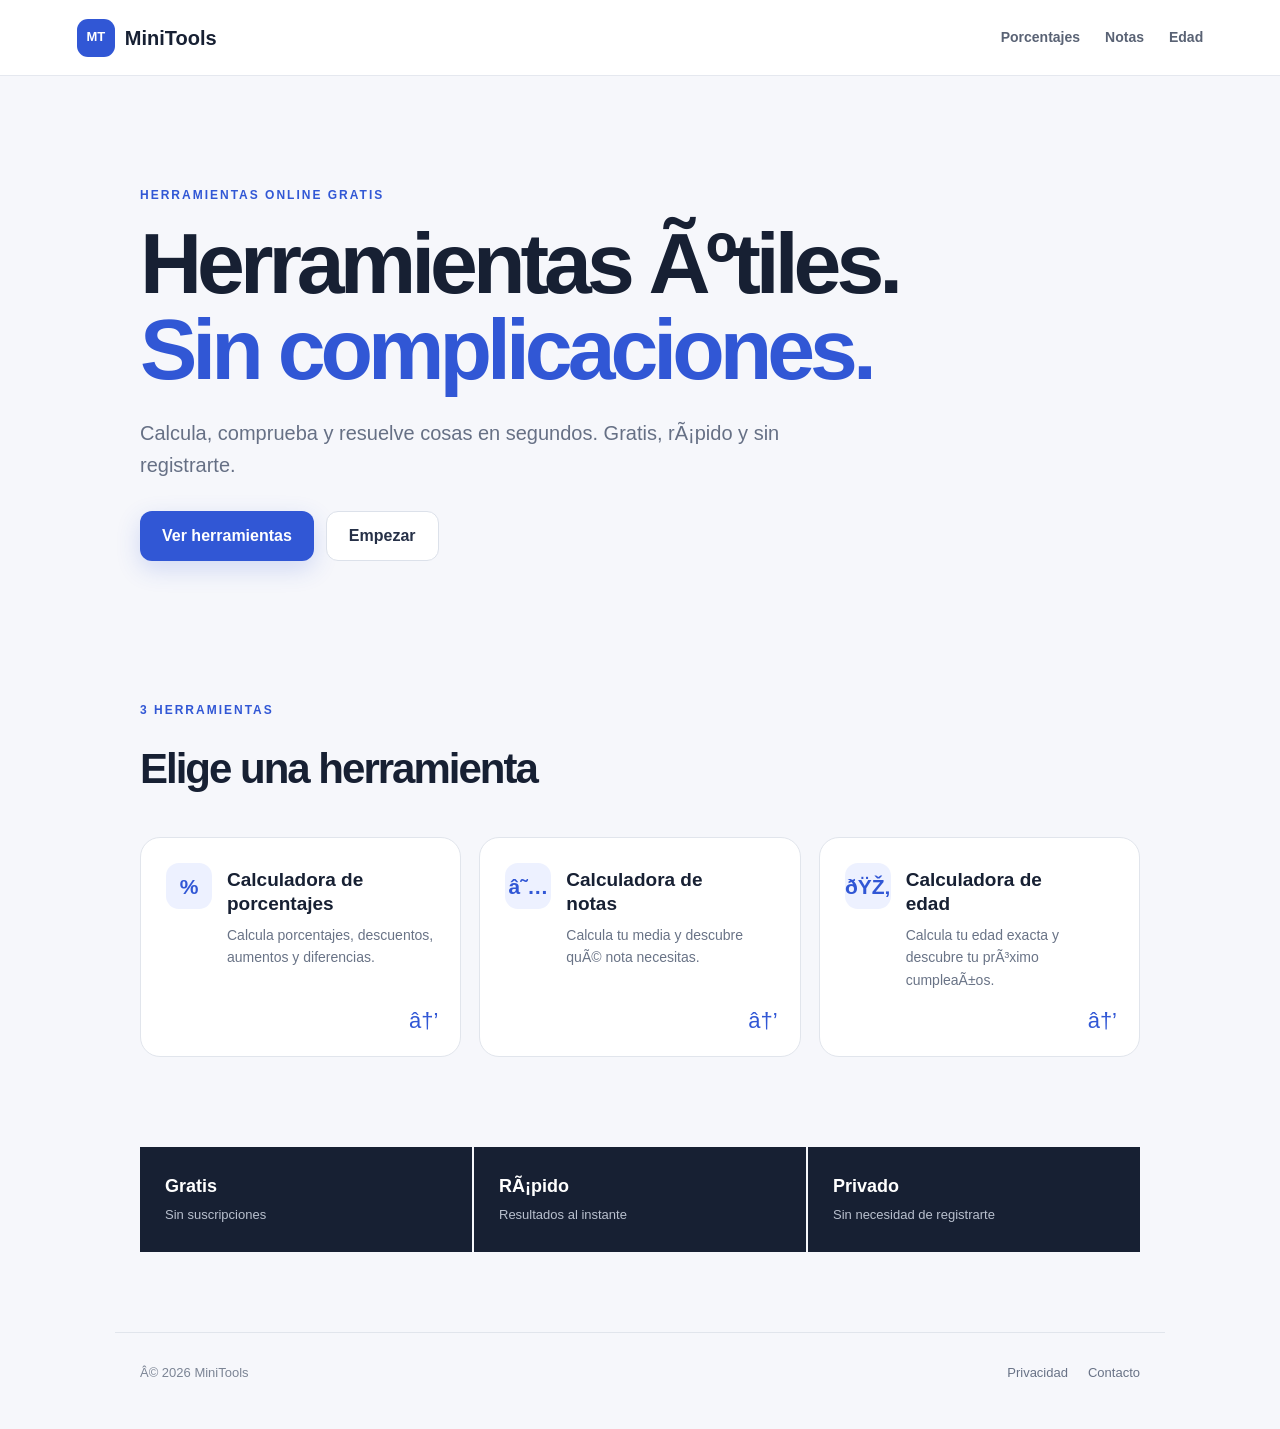
<file: index.html>
<!DOCTYPE html>
<html lang="es">
<head>
    <meta charset="UTF-8">
    <meta name="viewport" content="width=device-width, initial-scale=1.0">

    <meta name="google-site-verification" content="JaeBP0non-8gbRGyMaJodoufUDYJqKC0jdLy-8-QO5o" />

    <title>MiniTools - Herramientas online gratis</title>

    <meta name="description"
          content="Herramientas online gratuitas para calcular porcentajes, notas y edad de forma rÃ¡pida y sencilla.">

    <link rel="stylesheet" href="assets/style.css">
</head>

<body>

<header>
    <a href="index.html" class="logo">
        <span>MT</span>
        MiniTools
    </a>

    <nav>
        <a href="porcentaje.html">Porcentajes</a>
        <a href="notas.html">Notas</a>
        <a href="edad.html">Edad</a>
    </nav>
</header>

<main>

    <section class="hero">

        <div class="badge">
            HERRAMIENTAS ONLINE GRATIS
        </div>

        <h1>
            Herramientas Ãºtiles.
            <span>Sin complicaciones.</span>
        </h1>

        <p>
            Calcula, comprueba y resuelve cosas en segundos.
            Gratis, rÃ¡pido y sin registrarte.
        </p>

        <div class="buttons">
            <a href="#herramientas" class="button primary">
                Ver herramientas
            </a>

            <a href="porcentaje.html" class="button secondary">
                Empezar
            </a>
        </div>

    </section>


    <section id="herramientas" class="section">

        <div class="section-title">
            <div class="badge">
                3 HERRAMIENTAS
            </div>

            <h2>
                Elige una herramienta
            </h2>
        </div>


        <div class="tools">


            <a href="porcentaje.html" class="tool">

                <div class="tool-icon">
                    %
                </div>

                <div>
                    <h3>
                        Calculadora de porcentajes
                    </h3>

                    <p>
                        Calcula porcentajes, descuentos,
                        aumentos y diferencias.
                    </p>
                </div>

                <div class="arrow">
                    â†’
                </div>

            </a>


            <a href="notas.html" class="tool">

                <div class="tool-icon">
                    â˜…
                </div>

                <div>
                    <h3>
                        Calculadora de notas
                    </h3>

                    <p>
                        Calcula tu media y descubre
                        quÃ© nota necesitas.
                    </p>
                </div>

                <div class="arrow">
                    â†’
                </div>

            </a>


            <a href="edad.html" class="tool">

                <div class="tool-icon">
                    ðŸŽ‚
                </div>

                <div>
                    <h3>
                        Calculadora de edad
                    </h3>

                    <p>
                        Calcula tu edad exacta y
                        descubre tu prÃ³ximo cumpleaÃ±os.
                    </p>
                </div>

                <div class="arrow">
                    â†’
                </div>

            </a>


        </div>

    </section>


    <section class="advantages">

        <div>
            <strong>Gratis</strong>
            <span>Sin suscripciones</span>
        </div>

        <div>
            <strong>RÃ¡pido</strong>
            <span>Resultados al instante</span>
        </div>

        <div>
            <strong>Privado</strong>
            <span>Sin necesidad de registrarte</span>
        </div>

    </section>

</main>


<footer>

    <span>
        Â© 2026 MiniTools
    </span>

    <div>
        <a href="privacidad.html">
            Privacidad
        </a>

        <a href="contacto.html">
            Contacto
        </a>
    </div>

</footer>

</body>
</html>
</file>
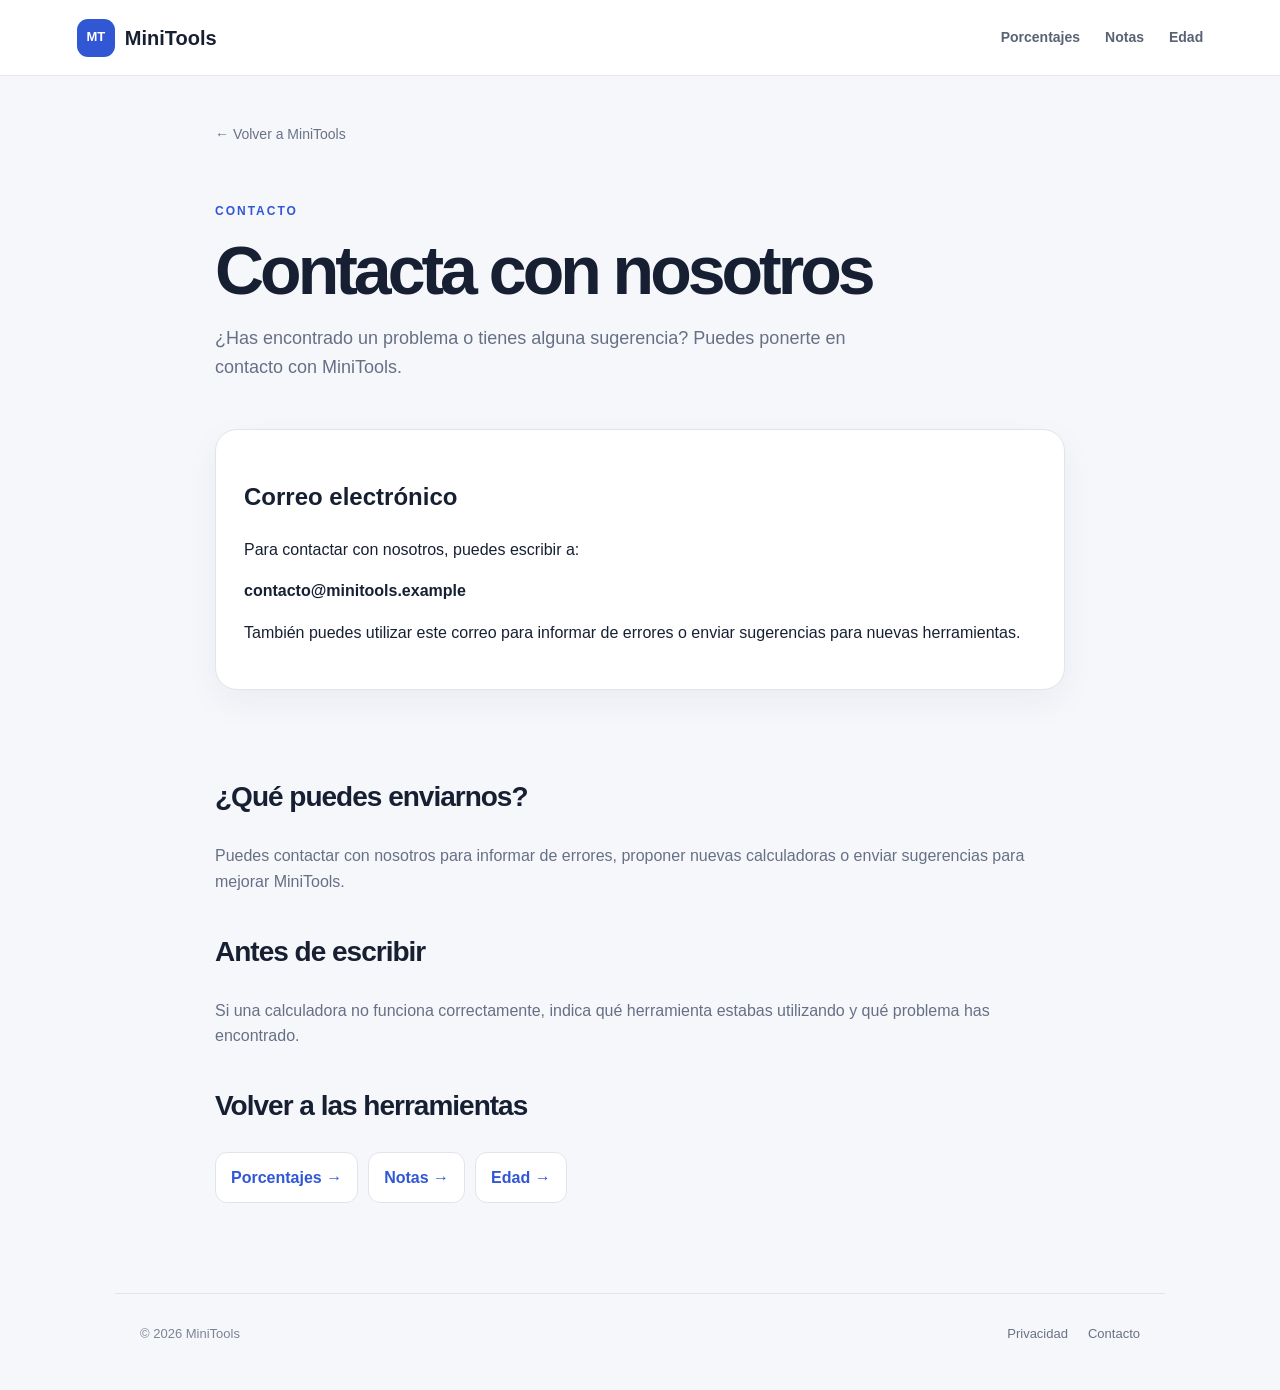
<file: contacto.html>
<!DOCTYPE html>
<html lang="es">

<head>

<meta charset="UTF-8">

<meta name="viewport"
      content="width=device-width, initial-scale=1.0">

<title>Contacto | MiniTools</title>

<meta name="description"
content="Contacta con MiniTools para enviar preguntas, sugerencias o informar de problemas.">

<link rel="stylesheet"
      href="assets/style.css">

</head>


<body>


<header>

<a href="index.html" class="logo">
<span>MT</span>
MiniTools
</a>

<nav>

<a href="porcentaje.html">
Porcentajes
</a>

<a href="notas.html">
Notas
</a>

<a href="edad.html">
Edad
</a>

</nav>

</header>



<main class="tool-page">


<a href="index.html" class="back">
← Volver a MiniTools
</a>


<section class="tool-hero">

<div class="badge">
CONTACTO
</div>

<h1>
Contacta con nosotros
</h1>

<p>
¿Has encontrado un problema o tienes alguna sugerencia?
Puedes ponerte en contacto con MiniTools.
</p>

</section>



<section class="calculator">


<h2>
Correo electrónico
</h2>

<p>
Para contactar con nosotros, puedes escribir a:
</p>

<p>
<strong>
contacto@minitools.example
</strong>
</p>


<p>
También puedes utilizar este correo para informar
de errores o enviar sugerencias para nuevas
herramientas.
</p>


</section>



<section class="content">


<h2>
¿Qué puedes enviarnos?
</h2>

<p>
Puedes contactar con nosotros para informar de errores,
proponer nuevas calculadoras o enviar sugerencias para
mejorar MiniTools.
</p>


<h2>
Antes de escribir
</h2>

<p>
Si una calculadora no funciona correctamente, indica
qué herramienta estabas utilizando y qué problema
has encontrado.
</p>


<h2>
Volver a las herramientas
</h2>


<div class="links">

<a href="porcentaje.html">
Porcentajes →
</a>

<a href="notas.html">
Notas →
</a>

<a href="edad.html">
Edad →
</a>

</div>


</section>


</main>



<footer>

<span>
© 2026 MiniTools
</span>

<div>

<a href="privacidad.html">
Privacidad
</a>

<a href="contacto.html">
Contacto
</a>

</div>

</footer>


</body>

</html>
</file>
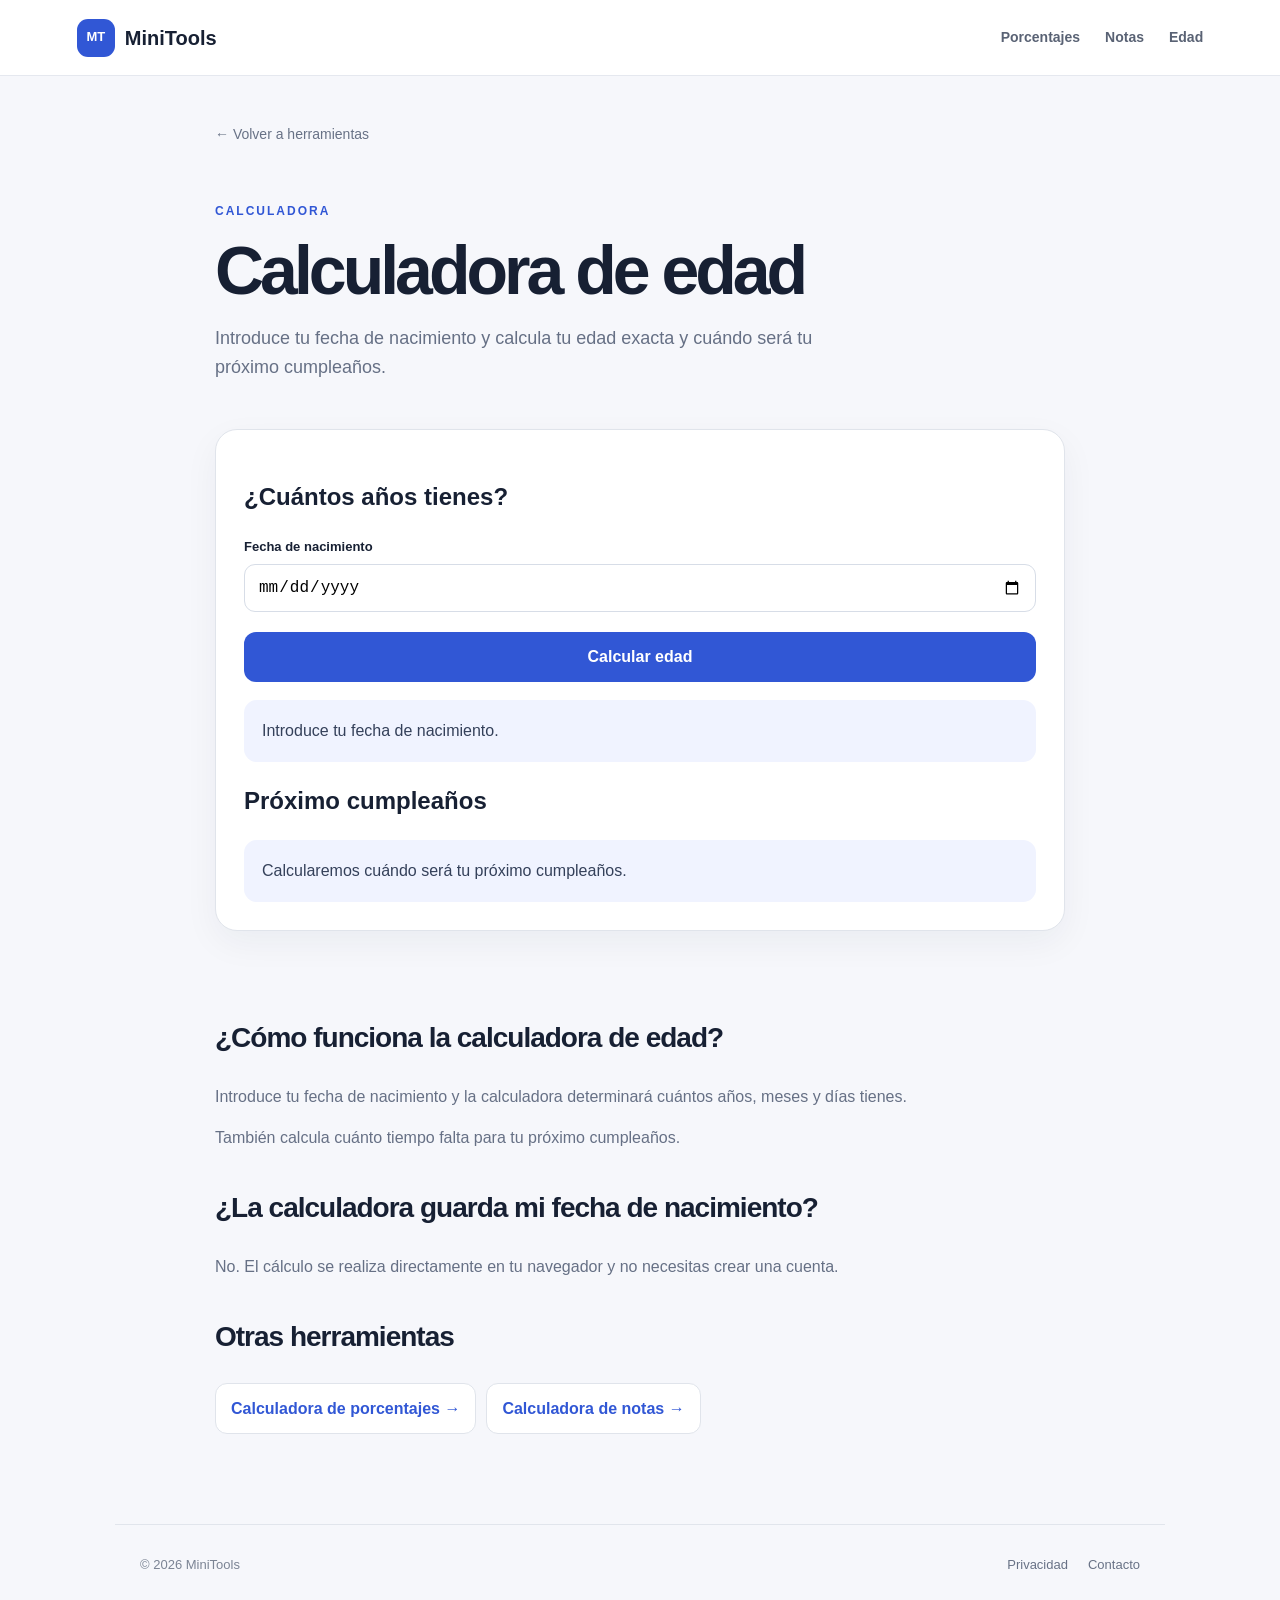
<file: edad.html>
<!DOCTYPE html>
<html lang="es">

<head>

<meta charset="UTF-8">

<meta name="viewport"
      content="width=device-width, initial-scale=1.0">

<title>Calculadora de edad exacta online | MiniTools</title>

<meta name="description"
content="Calcula tu edad exacta en años, meses y días y descubre cuánto falta para tu próximo cumpleaños.">

<link rel="stylesheet"
      href="assets/style.css">

</head>


<body>


<header>

<a href="index.html" class="logo">
<span>MT</span>
MiniTools
</a>

<nav>

<a href="porcentaje.html">
Porcentajes
</a>

<a href="notas.html">
Notas
</a>

<a href="edad.html">
Edad
</a>

</nav>

</header>



<main class="tool-page">


<a href="index.html" class="back">
← Volver a herramientas
</a>


<section class="tool-hero">

<div class="badge">
CALCULADORA
</div>

<h1>
Calculadora de edad
</h1>

<p>
Introduce tu fecha de nacimiento y calcula tu edad
exacta y cuándo será tu próximo cumpleaños.
</p>

</section>



<section class="calculator">


<h2>
¿Cuántos años tienes?
</h2>


<label>
Fecha de nacimiento
</label>

<input
id="fechaNacimiento"
type="date"
>


<button
class="calc-button"
onclick="calcularEdad()"
>

Calcular edad

</button>


<div
class="result"
id="resultadoEdad"
>

Introduce tu fecha de nacimiento.

</div>


<h2>
Próximo cumpleaños
</h2>


<div
class="result"
id="resultadoCumple"
>

Calcularemos cuándo será tu próximo cumpleaños.

</div>


</section>



<section class="content">


<h2>
¿Cómo funciona la calculadora de edad?
</h2>

<p>
Introduce tu fecha de nacimiento y la calculadora
determinará cuántos años, meses y días tienes.
</p>

<p>
También calcula cuánto tiempo falta para tu
próximo cumpleaños.
</p>


<h2>
¿La calculadora guarda mi fecha de nacimiento?</h2>

<p>
No. El cálculo se realiza directamente en tu
navegador y no necesitas crear una cuenta.
</p>


<h2>
Otras herramientas
</h2>


<div class="links">

<a href="porcentaje.html">
Calculadora de porcentajes →
</a>

<a href="notas.html">
Calculadora de notas →
</a>

</div>


</section>


</main>



<footer>

<span>
© 2026 MiniTools
</span>

<div>

<a href="privacidad.html">
Privacidad
</a>

<a href="contacto.html">
Contacto
</a>

</div>

</footer>



<script>


function calcularEdad() {


let fechaTexto =
document.getElementById("fechaNacimiento").value;


if (!fechaTexto) {

document.getElementById("resultadoEdad")
.innerHTML =
"Selecciona tu fecha de nacimiento.";

document.getElementById("resultadoCumple")
.innerHTML =
"Selecciona tu fecha de nacimiento.";

return;

}


let nacimiento =
new Date(fechaTexto + "T00:00:00");


let hoy =
new Date();


if (nacimiento > hoy) {

document.getElementById("resultadoEdad")
.innerHTML =
"La fecha de nacimiento no puede estar en el futuro.";

return;

}


let años =
hoy.getFullYear() -
nacimiento.getFullYear();


let meses =
hoy.getMonth() -
nacimiento.getMonth();


let dias =
hoy.getDate() -
nacimiento.getDate();


if (dias < 0) {

meses--;

let diasMesAnterior =
new Date(
hoy.getFullYear(),
hoy.getMonth(),
0
).getDate();

dias += diasMesAnterior;

}


if (meses < 0) {

años--;

meses += 12;

}


document.getElementById("resultadoEdad")
.innerHTML =

"Tienes <strong>" +
años +
" años, " +
meses +
" meses y " +
dias +
" días</strong>.";



let proximoCumple =
new Date(
hoy.getFullYear(),
nacimiento.getMonth(),
nacimiento.getDate()
);


if (proximoCumple <= hoy) {

proximoCumple =
new Date(
hoy.getFullYear() + 1,
nacimiento.getMonth(),
nacimiento.getDate()
);

}


let diferencia =
proximoCumple - hoy;


let diasRestantes =
Math.ceil(
diferencia /
(1000 * 60 * 60 * 24)
);


document.getElementById("resultadoCumple")
.innerHTML =

"Faltan aproximadamente <strong>" +
diasRestantes +
" días</strong> para tu próximo cumpleaños.";


}


</script>


</body>

</html>
</file>
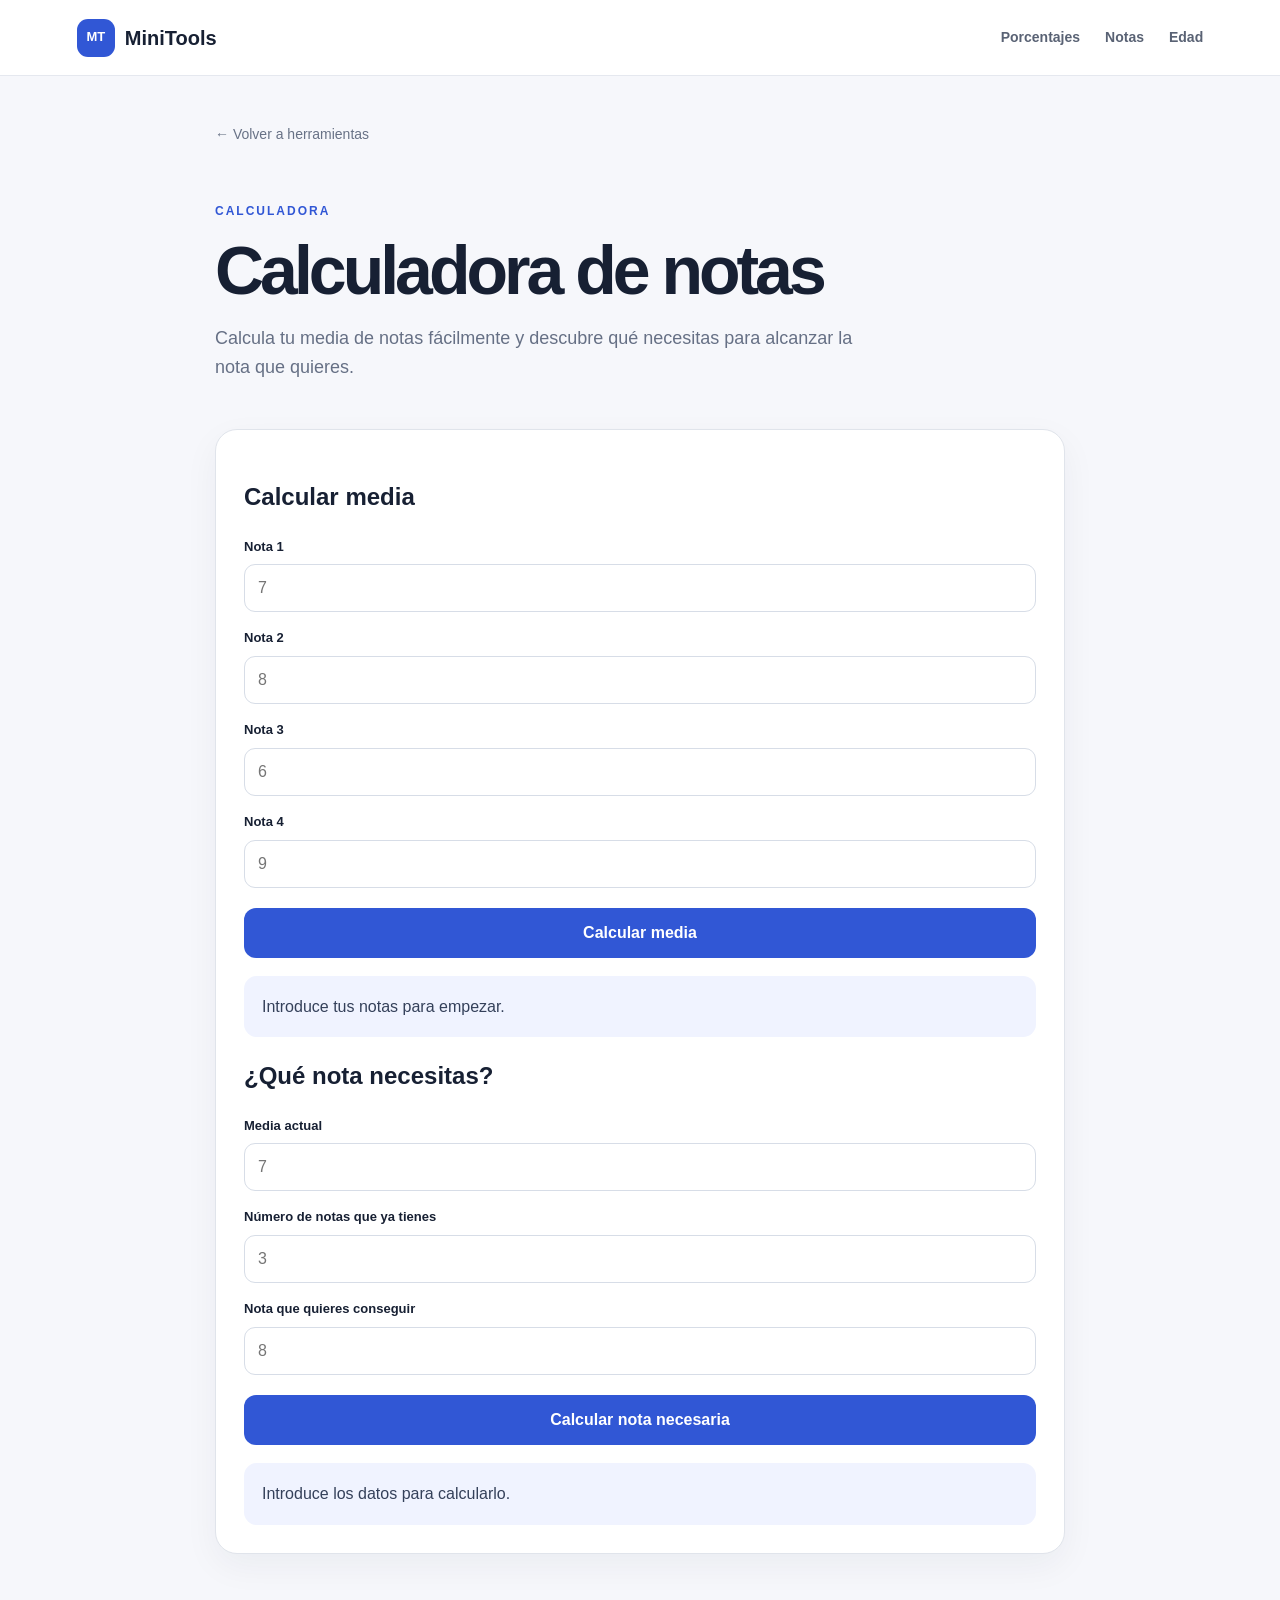
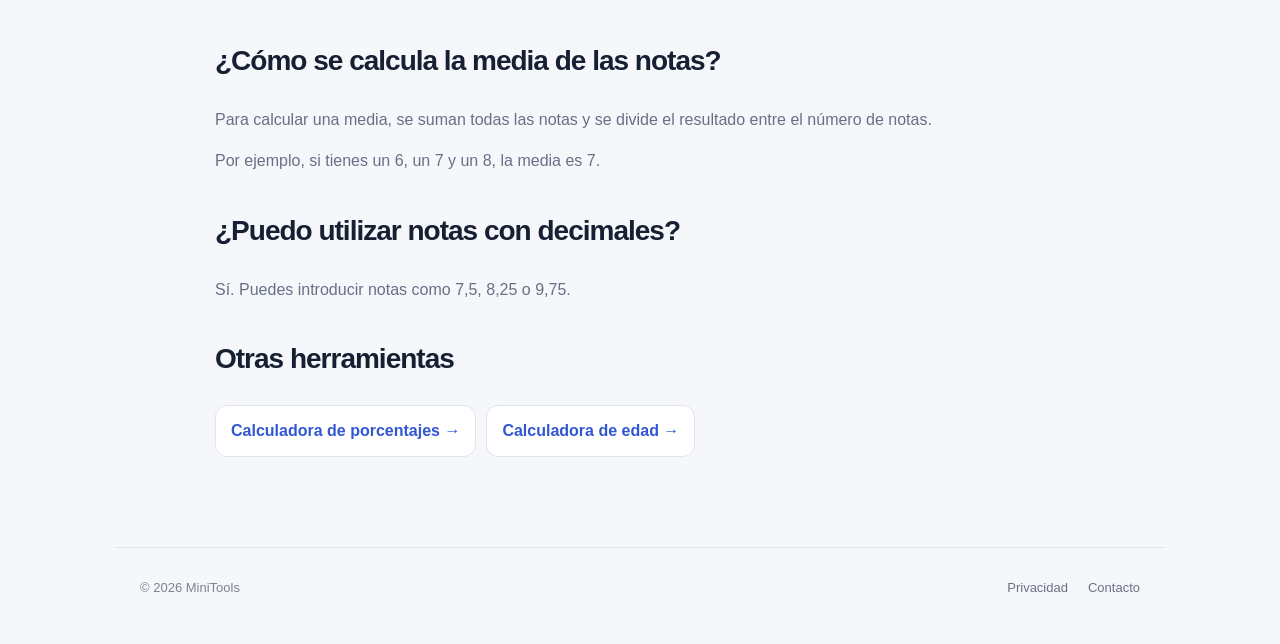
<file: notas.html>
<!DOCTYPE html>
<html lang="es">

<head>

<meta charset="UTF-8">

<meta name="viewport"
      content="width=device-width, initial-scale=1.0">

<title>Calculadora de notas y media online | MiniTools</title>

<meta name="description"
content="Calcula tu media de notas y descubre qué nota necesitas para conseguir la media que quieres.">

<link rel="stylesheet"
      href="assets/style.css">

</head>


<body>


<header>

<a href="index.html" class="logo">
<span>MT</span>
MiniTools
</a>

<nav>

<a href="porcentaje.html">
Porcentajes
</a>

<a href="notas.html">
Notas
</a>

<a href="edad.html">
Edad
</a>

</nav>

</header>



<main class="tool-page">


<a href="index.html" class="back">
← Volver a herramientas
</a>


<section class="tool-hero">

<div class="badge">
CALCULADORA
</div>

<h1>
Calculadora de notas
</h1>

<p>
Calcula tu media de notas fácilmente y descubre
qué necesitas para alcanzar la nota que quieres.
</p>

</section>



<section class="calculator">


<h2>
Calcular media
</h2>


<label>
Nota 1
</label>

<input
id="nota1"
type="number"
step="0.01"
min="0"
max="10"
placeholder="7"
>


<label>
Nota 2
</label>

<input
id="nota2"
type="number"
step="0.01"
min="0"
max="10"
placeholder="8"
>


<label>
Nota 3
</label>

<input
id="nota3"
type="number"
step="0.01"
min="0"
max="10"
placeholder="6"
>


<label>
Nota 4
</label>

<input
id="nota4"
type="number"
step="0.01"
min="0"
max="10"
placeholder="9"
>


<button
class="calc-button"
onclick="calcularMedia()"
>

Calcular media

</button>


<div
class="result"
id="resultadoMedia"
>

Introduce tus notas para empezar.

</div>



<h2>
¿Qué nota necesitas?
</h2>


<label>
Media actual
</label>

<input
id="mediaActual"
type="number"
step="0.01"
min="0"
max="10"
placeholder="7"
>


<label>
Número de notas que ya tienes
</label>

<input
id="numeroNotas"
type="number"
min="1"
placeholder="3"
>


<label>
Nota que quieres conseguir
</label>

<input
id="mediaObjetivo"
type="number"
step="0.01"
min="0"
max="10"
placeholder="8"
>


<button
class="calc-button"
onclick="calcularNecesaria()"
>

Calcular nota necesaria

</button>


<div
class="result"
id="resultadoNecesaria"
>

Introduce los datos para calcularlo.

</div>


</section>



<section class="content">


<h2>
¿Cómo se calcula la media de las notas?
</h2>

<p>
Para calcular una media, se suman todas las notas
y se divide el resultado entre el número de notas.
</p>

<p>
Por ejemplo, si tienes un 6, un 7 y un 8,
la media es 7.
</p>


<h2>
¿Puedo utilizar notas con decimales?
</h2>

<p>
Sí. Puedes introducir notas como 7,5,
8,25 o 9,75.
</p>


<h2>
Otras herramientas
</h2>


<div class="links">

<a href="porcentaje.html">
Calculadora de porcentajes →
</a>

<a href="edad.html">
Calculadora de edad →
</a>

</div>


</section>


</main>



<footer>

<span>
© 2026 MiniTools
</span>

<div>

<a href="privacidad.html">
Privacidad
</a>

<a href="contacto.html">
Contacto
</a>

</div>

</footer>



<script>


function calcularMedia() {

let notas = [

Number(document.getElementById("nota1").value),
Number(document.getElementById("nota2").value),
Number(document.getElementById("nota3").value),
Number(document.getElementById("nota4").value)

];


let notasIntroducidas =
notas.filter(nota => Number.isFinite(nota));


if (notasIntroducidas.length === 0) {

document.getElementById("resultadoMedia")
.innerHTML =
"Introduce al menos una nota válida.";

return;

}


if (notasIntroducidas.some(nota => nota < 0 || nota > 10)) {

document.getElementById("resultadoMedia")
.innerHTML =
"Las notas deben estar entre 0 y 10.";

return;

}


let suma =
notasIntroducidas.reduce(
(total, nota) => total + nota,
0
);


let media =
suma / notasIntroducidas.length;


document.getElementById("resultadoMedia")
.innerHTML =

"Tu media es: <strong>" +
media.toFixed(2) +
"</strong>";

}



function calcularNecesaria() {


let mediaActual =
Number(document.getElementById("mediaActual").value);


let numeroNotas =
Number(document.getElementById("numeroNotas").value);


let mediaObjetivo =
Number(document.getElementById("mediaObjetivo").value);


if (
!Number.isFinite(mediaActual) ||
!Number.isFinite(numeroNotas) ||
!Number.isFinite(mediaObjetivo)
) {

document.getElementById("resultadoNecesaria")
.innerHTML =
"Introduce todos los datos.";

return;

}


if (
mediaActual < 0 ||
mediaActual > 10 ||
mediaObjetivo < 0 ||
mediaObjetivo > 10 ||
numeroNotas <= 0
) {

document.getElementById("resultadoNecesaria")
.innerHTML =
"Introduce valores válidos.";

return;

}


let notaNecesaria =
(mediaObjetivo * (numeroNotas + 1)) -
(mediaActual * numeroNotas);


if (notaNecesaria <= 0) {

document.getElementById("resultadoNecesaria")
.innerHTML =

"Ya tienes suficiente media para alcanzar " +
"<strong>" +
mediaObjetivo +
"</strong>.";

return;

}


if (notaNecesaria > 10) {

document.getElementById("resultadoNecesaria")
.innerHTML =

"Necesitarías un <strong>" +
notaNecesaria.toFixed(2) +
"</strong>. " +
"No es posible conseguir esa media con una sola nota si la máxima es 10.";

return;

}


document.getElementById("resultadoNecesaria")
.innerHTML =

"Necesitas sacar aproximadamente un <strong>" +
notaNecesaria.toFixed(2) +
"</strong> en la siguiente nota.";

}


</script>


</body>

</html>
</file>
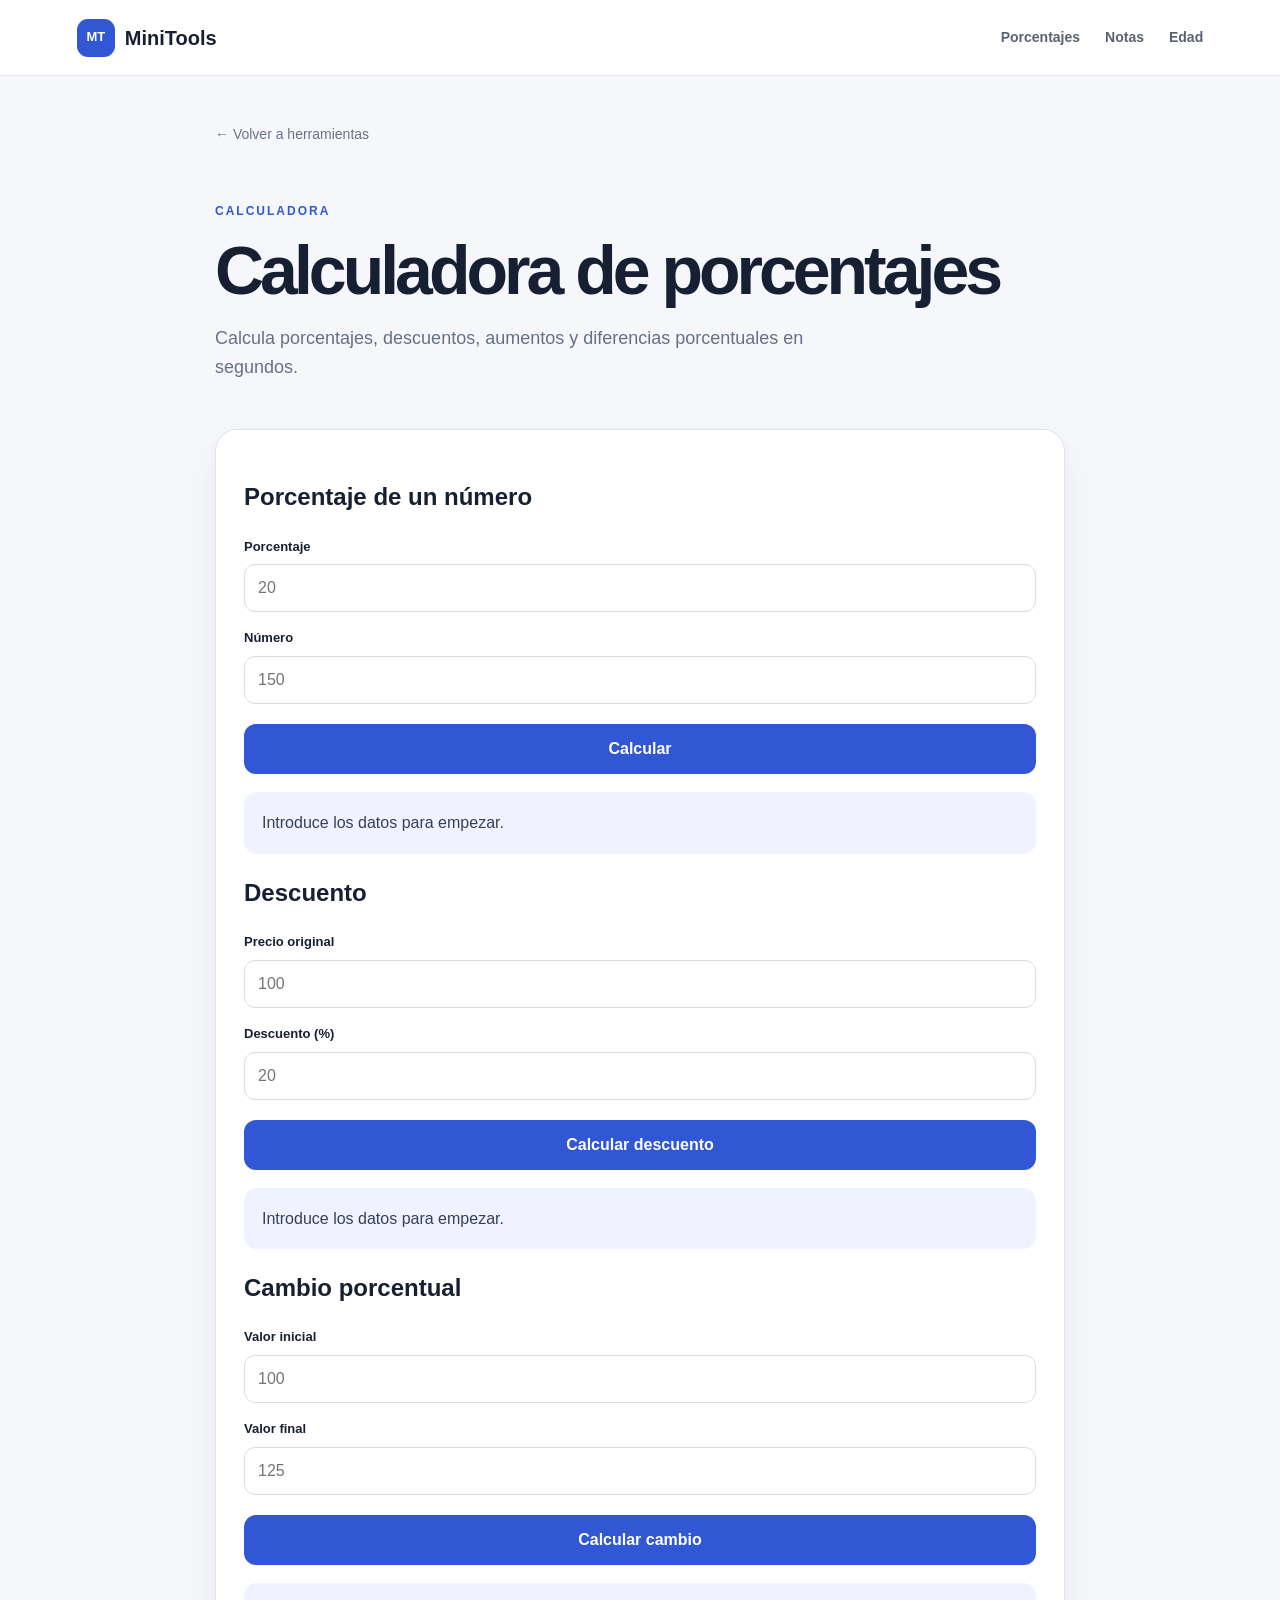
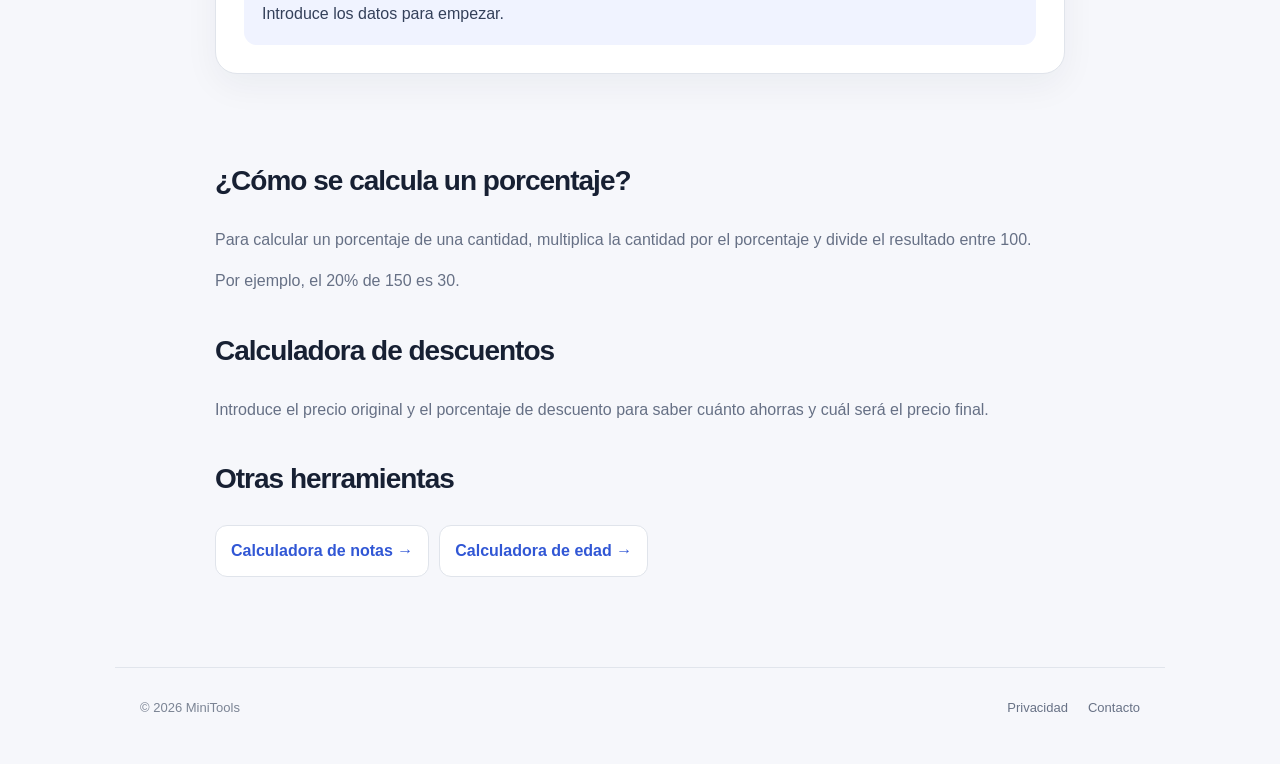
<file: porcentaje.html>
<!DOCTYPE html>
<html lang="es">

<head>

<meta charset="UTF-8">

<meta name="viewport"
      content="width=device-width, initial-scale=1.0">

<title>Calculadora de porcentajes online gratis | MiniTools</title>

<meta name="description"
content="Calcula porcentajes, descuentos, aumentos y cambios porcentuales de forma rápida y gratuita.">

<link rel="stylesheet"
      href="assets/style.css">

</head>


<body>


<header>

<a href="index.html" class="logo">
<span>MT</span>
MiniTools
</a>

<nav>

<a href="porcentaje.html">
Porcentajes
</a>

<a href="notas.html">
Notas
</a>

<a href="edad.html">
Edad
</a>

</nav>

</header>



<main class="tool-page">


<a href="index.html" class="back">
← Volver a herramientas
</a>


<section class="tool-hero">

<div class="badge">
CALCULADORA
</div>

<h1>
Calculadora de porcentajes
</h1>

<p>
Calcula porcentajes, descuentos,
aumentos y diferencias porcentuales
en segundos.
</p>

</section>



<section class="calculator">


<h2>
Porcentaje de un número
</h2>


<label>
Porcentaje
</label>

<input
id="porcentaje"
type="number"
placeholder="20"
>


<label>
Número
</label>

<input
id="numero"
type="number"
placeholder="150"
>


<button
class="calc-button"
onclick="calcularPorcentaje()"
>

Calcular

</button>


<div
class="result"
id="resultadoPorcentaje"
>

Introduce los datos para empezar.

</div>



<h2>
Descuento
</h2>


<label>
Precio original
</label>

<input
id="precio"
type="number"
placeholder="100"
>


<label>
Descuento (%)
</label>

<input
id="descuento"
type="number"
placeholder="20"
>


<button
class="calc-button"
onclick="calcularDescuento()"
>

Calcular descuento

</button>


<div
class="result"
id="resultadoDescuento"
>

Introduce los datos para empezar.

</div>



<h2>
Cambio porcentual
</h2>


<label>
Valor inicial
</label>

<input
id="valorInicial"
type="number"
placeholder="100"
>


<label>
Valor final
</label>

<input
id="valorFinal"
type="number"
placeholder="125"
>


<button
class="calc-button"
onclick="calcularCambio()"
>

Calcular cambio

</button>


<div
class="result"
id="resultadoCambio"
>

Introduce los datos para empezar.

</div>


</section>



<section class="content">

<h2>
¿Cómo se calcula un porcentaje?
</h2>

<p>
Para calcular un porcentaje de una cantidad,
multiplica la cantidad por el porcentaje
y divide el resultado entre 100.
</p>

<p>
Por ejemplo, el 20% de 150 es 30.
</p>


<h2>
Calculadora de descuentos
</h2>

<p>
Introduce el precio original y el porcentaje
de descuento para saber cuánto ahorras y
cuál será el precio final.
</p>


<h2>
Otras herramientas
</h2>

<div class="links">

<a href="notas.html">
Calculadora de notas →
</a>

<a href="edad.html">
Calculadora de edad →
</a>

</div>

</section>


</main>



<footer>

<span>
© 2026 MiniTools
</span>

<div>

<a href="privacidad.html">
Privacidad
</a>

<a href="contacto.html">
Contacto
</a>

</div>

</footer>



<script>


function calcularPorcentaje() {

let porcentaje =
Number(document.getElementById("porcentaje").value);

let numero =
Number(document.getElementById("numero").value);


if (!Number.isFinite(porcentaje) ||
    !Number.isFinite(numero)) {

document.getElementById("resultadoPorcentaje")
.innerHTML =
"Introduce dos números válidos.";

return;

}


let resultado =
numero * porcentaje / 100;


document.getElementById("resultadoPorcentaje")
.innerHTML =

"<strong>" +
porcentaje +
"% de " +
numero +
" = " +
resultado +
"</strong>";

}



function calcularDescuento() {

let precio =
Number(document.getElementById("precio").value);

let descuento =
Number(document.getElementById("descuento").value);


if (!Number.isFinite(precio) ||
    !Number.isFinite(descuento)) {

document.getElementById("resultadoDescuento")
.innerHTML =
"Introduce dos números válidos.";

return;

}


let ahorro =
precio * descuento / 100;

let final =
precio - ahorro;


document.getElementById("resultadoDescuento")
.innerHTML =

"Ahorro: <strong>" +
ahorro.toFixed(2) +
"</strong><br><br>" +

"Precio final: <strong>" +
final.toFixed(2) +
"</strong>";

}



function calcularCambio() {

let inicial =
Number(document.getElementById("valorInicial").value);

let final =
Number(document.getElementById("valorFinal").value);


if (!Number.isFinite(inicial) ||
    !Number.isFinite(final) ||
    inicial === 0) {

document.getElementById("resultadoCambio")
.innerHTML =
"Introduce valores válidos.";

return;

}


let cambio =
((final - inicial) / inicial) * 100;


let signo =
cambio >= 0 ? "+" : "";


document.getElementById("resultadoCambio")
.innerHTML =

"El cambio es: <strong>" +
signo +
cambio.toFixed(2) +
"%</strong>";

}


</script>


</body>

</html>
</file>
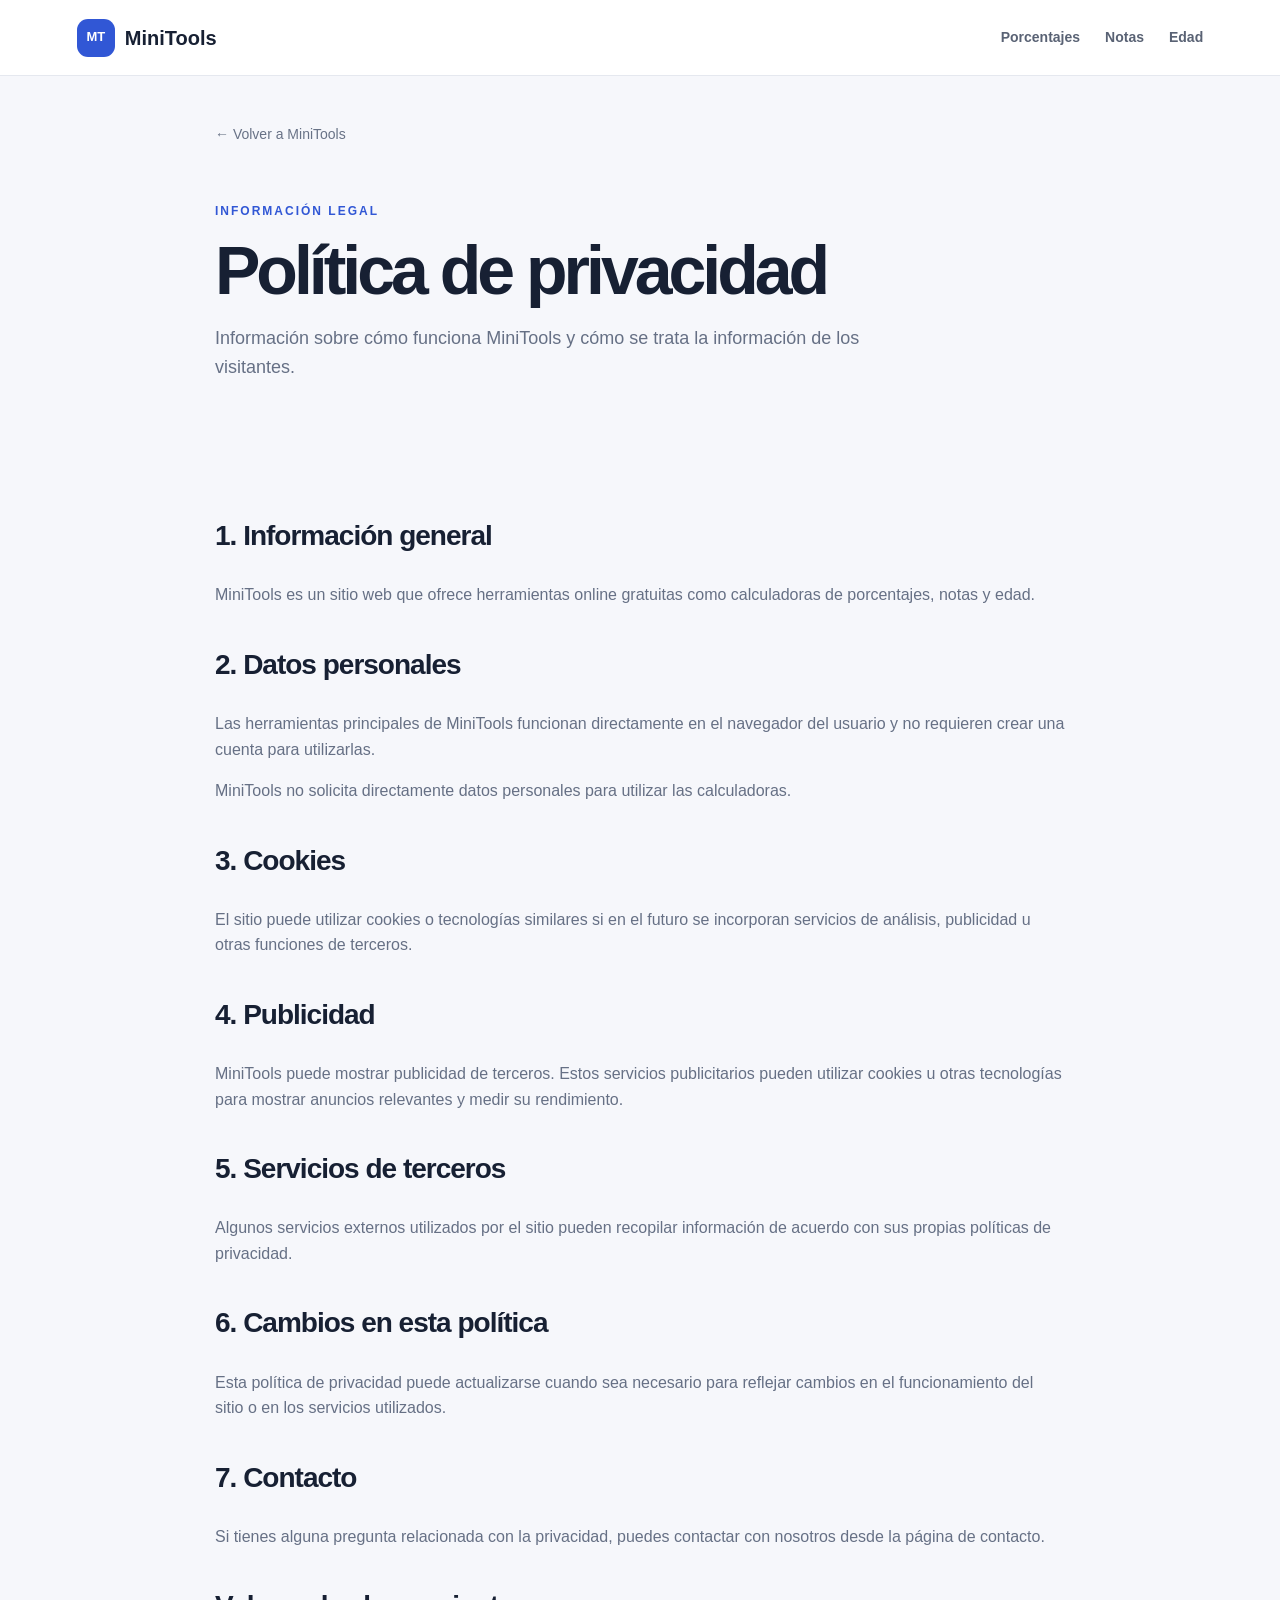
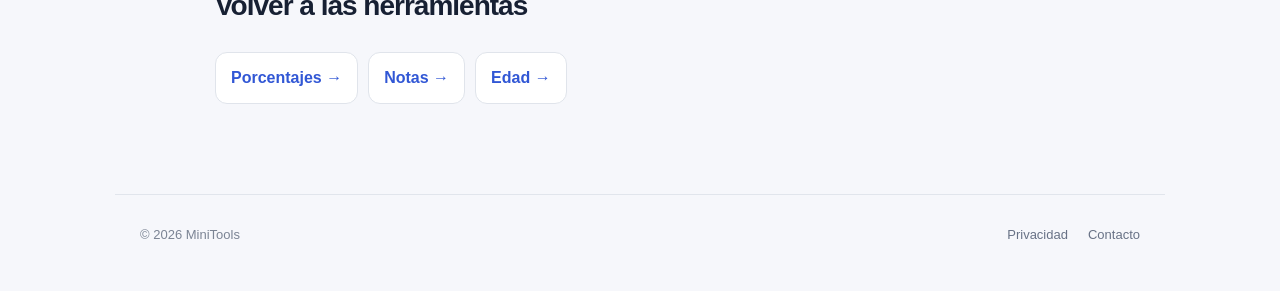
<file: privacidad.html>
<!DOCTYPE html>
<html lang="es">

<head>

<meta charset="UTF-8">

<meta name="viewport"
      content="width=device-width, initial-scale=1.0">

<title>Política de privacidad | MiniTools</title>

<meta name="description"
content="Información sobre privacidad y tratamiento de datos en MiniTools.">

<link rel="stylesheet"
      href="assets/style.css">

</head>


<body>


<header>

<a href="index.html" class="logo">
<span>MT</span>
MiniTools
</a>

<nav>

<a href="porcentaje.html">
Porcentajes
</a>

<a href="notas.html">
Notas
</a>

<a href="edad.html">
Edad
</a>

</nav>

</header>



<main class="tool-page">


<a href="index.html" class="back">
← Volver a MiniTools
</a>


<section class="tool-hero">

<div class="badge">
INFORMACIÓN LEGAL
</div>

<h1>
Política de privacidad
</h1>

<p>
Información sobre cómo funciona MiniTools
y cómo se trata la información de los visitantes.
</p>

</section>



<section class="content">


<h2>
1. Información general
</h2>

<p>
MiniTools es un sitio web que ofrece herramientas
online gratuitas como calculadoras de porcentajes,
notas y edad.
</p>


<h2>
2. Datos personales
</h2>

<p>
Las herramientas principales de MiniTools funcionan
directamente en el navegador del usuario y no requieren
crear una cuenta para utilizarlas.
</p>

<p>
MiniTools no solicita directamente datos personales
para utilizar las calculadoras.
</p>


<h2>
3. Cookies
</h2>

<p>
El sitio puede utilizar cookies o tecnologías similares
si en el futuro se incorporan servicios de análisis,
publicidad u otras funciones de terceros.
</p>


<h2>
4. Publicidad
</h2>

<p>
MiniTools puede mostrar publicidad de terceros.
Estos servicios publicitarios pueden utilizar cookies
u otras tecnologías para mostrar anuncios relevantes
y medir su rendimiento.
</p>


<h2>
5. Servicios de terceros
</h2>

<p>
Algunos servicios externos utilizados por el sitio
pueden recopilar información de acuerdo con sus
propias políticas de privacidad.
</p>


<h2>
6. Cambios en esta política
</h2>

<p>
Esta política de privacidad puede actualizarse cuando
sea necesario para reflejar cambios en el funcionamiento
del sitio o en los servicios utilizados.
</p>


<h2>
7. Contacto
</h2>

<p>
Si tienes alguna pregunta relacionada con la privacidad,
puedes contactar con nosotros desde la página de contacto.
</p>


<h2>
Volver a las herramientas
</h2>

<div class="links">

<a href="porcentaje.html">
Porcentajes →
</a>

<a href="notas.html">
Notas →
</a>

<a href="edad.html">
Edad →
</a>

</div>


</section>


</main>



<footer>

<span>
© 2026 MiniTools
</span>

<div>

<a href="privacidad.html">
Privacidad
</a>

<a href="contacto.html">
Contacto
</a>

</div>

</footer>


</body>

</html>
</file>
<file: assets/style.css>
* {
    box-sizing: border-box;
}

html {
    scroll-behavior: smooth;
}

body {
    margin: 0;
    background: #f6f7fb;
    color: #172033;
    font-family: Arial, Helvetica, sans-serif;
    line-height: 1.6;
}


/* HEADER */

header {
    height: 76px;
    display: flex;
    align-items: center;
    justify-content: space-between;

    padding: 0 6%;

    background: white;

    border-bottom: 1px solid #e5e8ef;

    position: sticky;
    top: 0;

    z-index: 10;
}


.logo {
    display: flex;
    align-items: center;

    gap: 10px;

    color: #172033;

    text-decoration: none;

    font-size: 20px;

    font-weight: 800;
}


.logo span {
    display: grid;
    place-items: center;

    width: 38px;
    height: 38px;

    border-radius: 11px;

    background: #3157d5;

    color: white;

    font-size: 13px;
}


nav {
    display: flex;

    gap: 25px;
}


nav a {
    color: #596274;

    text-decoration: none;

    font-size: 14px;

    font-weight: 600;
}


nav a:hover {
    color: #3157d5;
}


/* HERO */

.hero {
    max-width: 1050px;

    margin: auto;

    padding: 110px 25px 90px;
}


.badge {
    color: #3157d5;

    font-size: 12px;

    font-weight: 800;

    letter-spacing: 2px;

    margin-bottom: 15px;
}


.hero h1 {
    font-size: clamp(48px, 8vw, 86px);

    line-height: 1;

    letter-spacing: -5px;

    max-width: 850px;

    margin: 0 0 25px;
}


.hero h1 span {
    color: #3157d5;
}


.hero p {
    max-width: 650px;

    color: #667085;

    font-size: 20px;

    margin-bottom: 30px;
}


.buttons {
    display: flex;

    gap: 12px;

    flex-wrap: wrap;
}


.button {
    display: inline-flex;

    align-items: center;

    justify-content: center;

    min-height: 50px;

    padding: 0 22px;

    border-radius: 12px;

    text-decoration: none;

    font-weight: 700;
}


.primary {
    background: #3157d5;

    color: white;

    box-shadow: 0 8px 25px #3157d530;
}


.secondary {
    background: white;

    color: #263047;

    border: 1px solid #dce1ea;
}


/* SECTION */

.section {
    max-width: 1050px;

    margin: auto;

    padding: 50px 25px 90px;
}


.section-title h2 {
    font-size: 42px;

    letter-spacing: -2px;

    margin-top: 0;
}


/* TOOLS */

.tools {
    display: grid;

    grid-template-columns: repeat(3, 1fr);

    gap: 18px;
}


.tool {
    position: relative;

    display: flex;

    gap: 15px;

    min-height: 220px;

    padding: 25px;

    background: white;

    border: 1px solid #e1e5ec;

    border-radius: 20px;

    text-decoration: none;

    color: #172033;

    transition: 0.2s;
}


.tool:hover {
    transform: translateY(-4px);

    box-shadow: 0 15px 40px #17203312;

    border-color: #c7d0ea;
}


.tool-icon {
    min-width: 46px;

    width: 46px;

    height: 46px;

    display: grid;

    place-items: center;

    background: #edf1ff;

    color: #3157d5;

    border-radius: 13px;

    font-size: 21px;

    font-weight: 900;
}


.tool h3 {
    margin: 5px 25px 8px 0;

    font-size: 19px;

    line-height: 1.25;
}


.tool p {
    color: #697386;

    font-size: 14px;

    margin: 0;
}


.arrow {
    position: absolute;

    right: 22px;

    bottom: 18px;

    color: #3157d5;

    font-size: 22px;
}


/* ADVANTAGES */

.advantages {
    max-width: 1050px;

    margin: 0 auto 80px;

    padding: 0 25px;

    display: grid;

    grid-template-columns: repeat(3, 1fr);

    gap: 2px;
}


.advantages div {
    background: #172033;

    color: white;

    padding: 25px;
}


.advantages strong {
    display: block;

    font-size: 18px;
}


.advantages span {
    color: #b9c0ce;

    font-size: 13px;
}


/* FOOTER */

footer {
    max-width: 1050px;

    margin: auto;

    padding: 30px 25px 45px;

    border-top: 1px solid #e1e5ec;

    display: flex;

    justify-content: space-between;

    color: #7b8494;

    font-size: 13px;
}


footer div {
    display: flex;

    gap: 20px;
}


footer a {
    color: #687286;

    text-decoration: none;
}


/* TOOL PAGES */

.tool-page {
    max-width: 900px;

    margin: auto;

    padding: 45px 25px 90px;
}


.back {
    color: #687286;

    text-decoration: none;

    font-size: 14px;
}


.tool-hero {
    padding: 55px 0 30px;
}


.tool-hero h1 {
    font-size: clamp(45px, 7vw, 68px);

    line-height: 1;

    letter-spacing: -4px;

    margin: 0 0 20px;
}


.tool-hero p {
    color: #667085;

    font-size: 18px;

    max-width: 650px;
}


/* CALCULATOR */

.calculator {
    background: white;

    border: 1px solid #e0e4eb;

    border-radius: 22px;

    padding: 28px;

    box-shadow: 0 12px 35px #1720330d;
}


label {
    display: block;

    font-size: 13px;

    font-weight: 700;

    margin: 16px 0 7px;
}


input {
    width: 100%;

    height: 48px;

    border: 1px solid #d7dde7;

    border-radius: 11px;

    padding: 0 13px;

    font-size: 16px;

    outline: none;
}


input:focus {
    border-color: #3157d5;

    box-shadow: 0 0 0 3px #3157d520;
}


.calc-button {
    width: 100%;

    margin-top: 20px;

    min-height: 50px;

    border: 0;

    border-radius: 12px;

    background: #3157d5;

    color: white;

    font-size: 16px;

    font-weight: 700;

    cursor: pointer;
}


.result {
    margin-top: 18px;

    padding: 18px;

    background: #f0f3ff;

    border-radius: 13px;

    color: #34405a;
}


.result strong {
    color: #3157d5;

    font-size: 21px;
}


.content {
    padding-top: 50px;
}


.content h2 {
    font-size: 28px;

    letter-spacing: -1px;

    margin-top: 35px;
}


.content p {
    color: #667085;
}


.links {
    display: flex;

    gap: 10px;

    flex-wrap: wrap;
}


.links a {
    background: white;

    border: 1px solid #e0e4eb;

    border-radius: 12px;

    padding: 12px 15px;

    text-decoration: none;

    color: #3157d5;

    font-weight: 700;
}


/* MOBILE */

@media (max-width: 750px) {

    header {
        height: auto;

        padding: 15px 20px;

        align-items: flex-start;
    }


    nav {
        gap: 10px;

        flex-wrap: wrap;

        justify-content: flex-end;
    }


    nav a {
        font-size: 12px;
    }


    .hero {
        padding: 75px 20px;
    }


    .hero h1 {
        font-size: 54px;

        letter-spacing: -3px;
    }


    .section {
        padding: 35px 20px 70px;
    }


    .tools {
        grid-template-columns: 1fr;
    }


    .advantages {
        grid-template-columns: 1fr;

        padding: 0 20px;
    }


    .tool-page {
        padding: 30px 18px 70px;
    }


    footer {
        margin: 0 20px;

        padding-left: 0;

        padding-right: 0;

        flex-direction: column;

        gap: 20px;
    }
}
</file>
